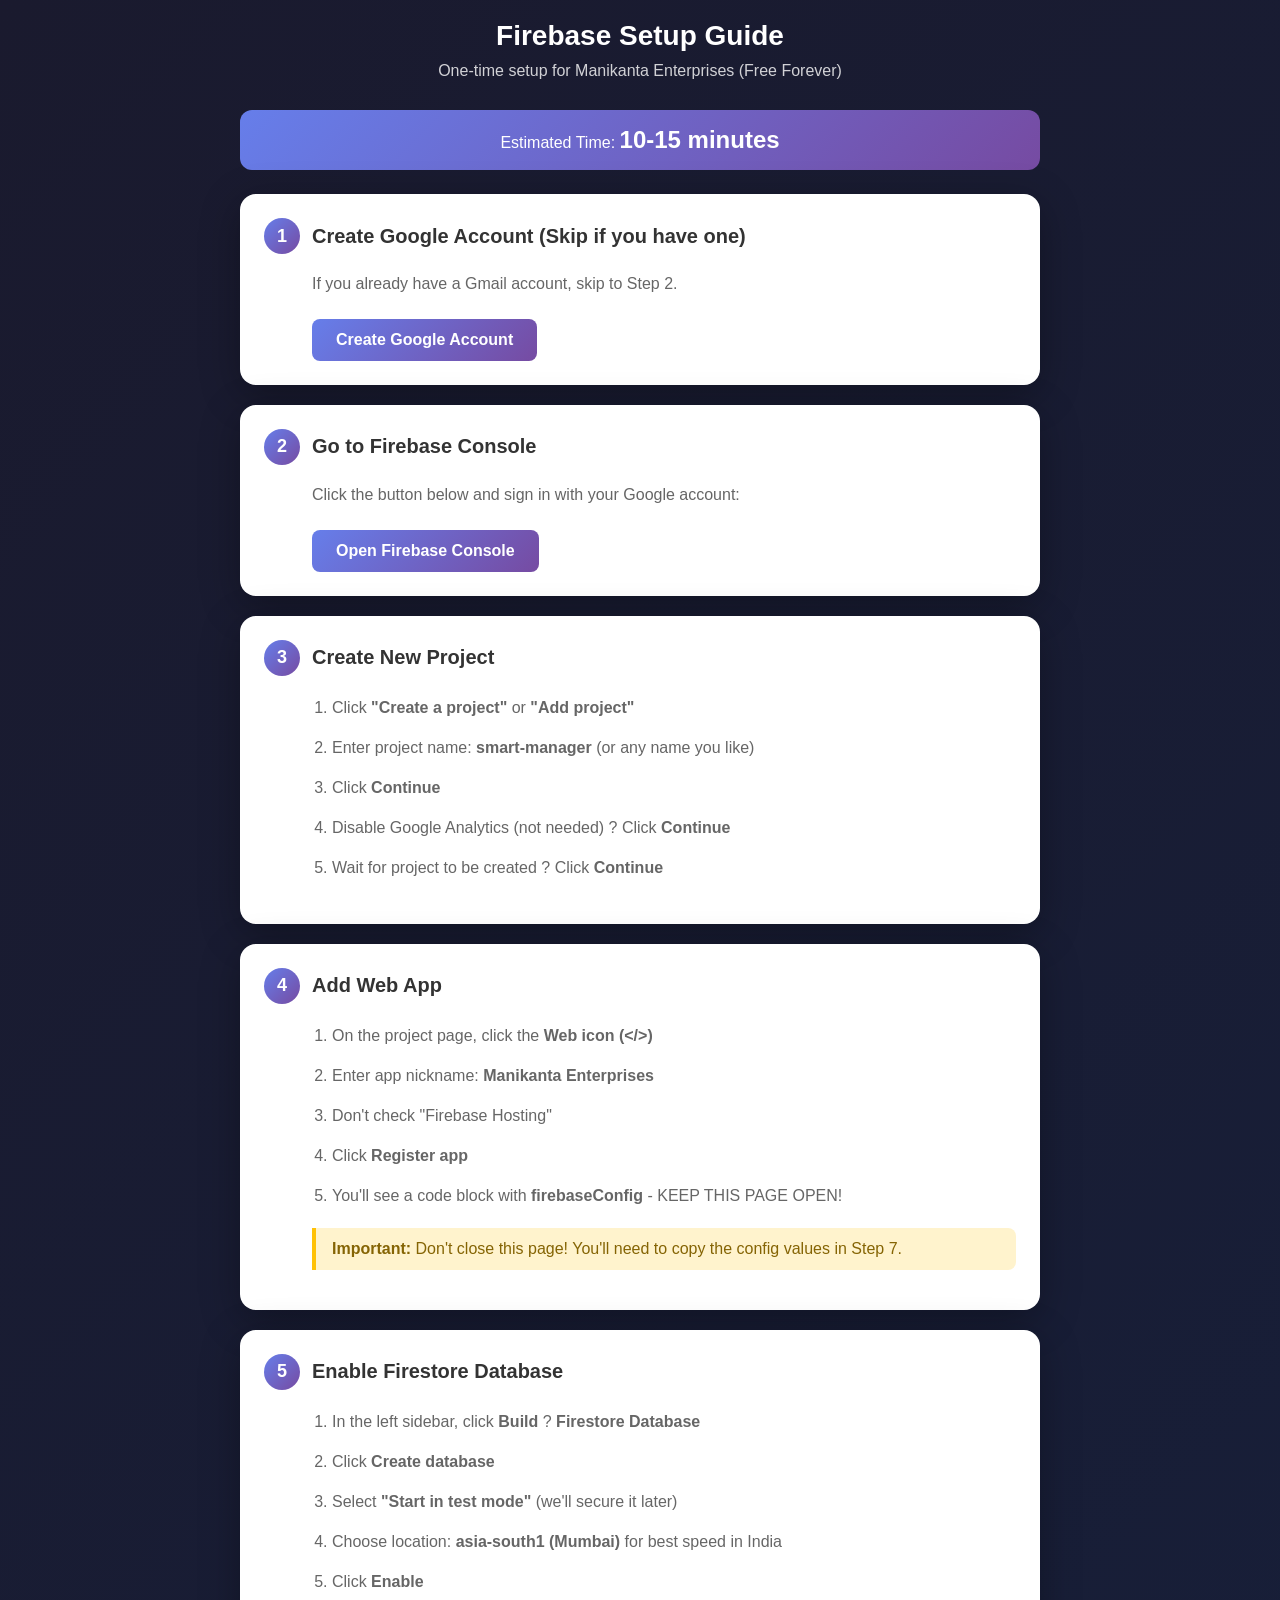
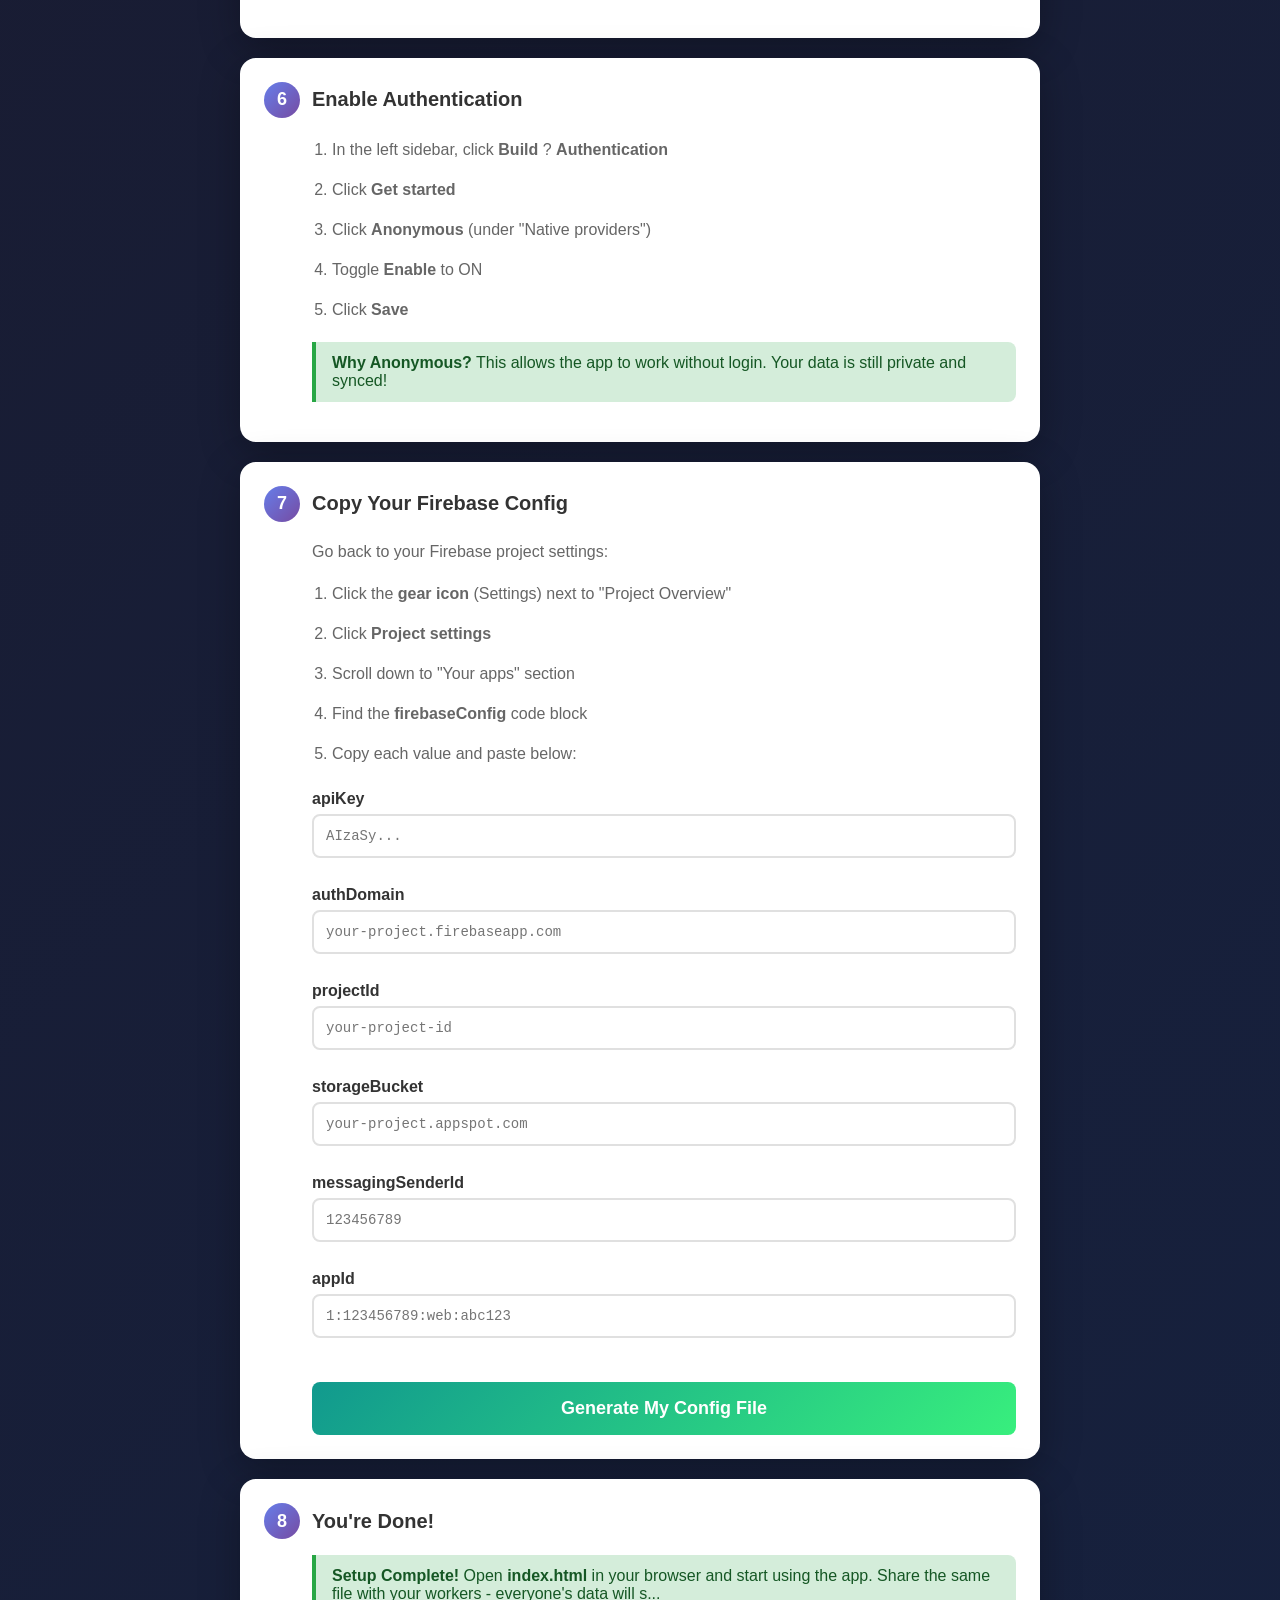
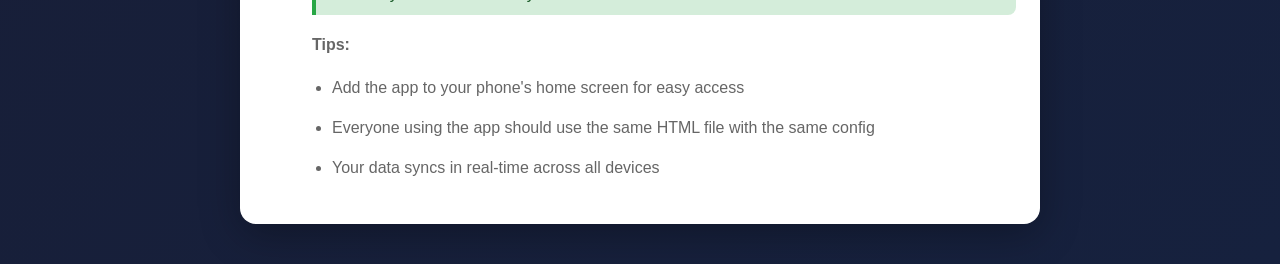
<file: html/firebase-setup.html>
<!DOCTYPE html>
<html lang="en">
<head>
    <meta charset="UTF-8">
    <meta name="viewport" content="width=device-width, initial-scale=1.0">
    <title>Firebase Setup Guide - Manikanta Enterprises</title>
    <style>
        * {
            margin: 0;
            padding: 0;
            box-sizing: border-box;
        }
        body {
            font-family: -apple-system, BlinkMacSystemFont, 'Segoe UI', Roboto, sans-serif;
            background: linear-gradient(135deg, #1a1a2e 0%, #16213e 100%);
            min-height: 100vh;
            padding: 20px;
            color: #333;
        }
        .container {
            max-width: 800px;
            margin: 0 auto;
        }
        h1 {
            color: white;
            text-align: center;
            margin-bottom: 10px;
            font-size: 28px;
        }
        .subtitle {
            color: rgba(255,255,255,0.8);
            text-align: center;
            margin-bottom: 30px;
        }
        .card {
            background: white;
            border-radius: 16px;
            padding: 24px;
            margin-bottom: 20px;
            box-shadow: 0 10px 40px rgba(0,0,0,0.3);
        }
        .step-number {
            background: linear-gradient(135deg, #667eea 0%, #764ba2 100%);
            color: white;
            width: 36px;
            height: 36px;
            border-radius: 50%;
            display: flex;
            align-items: center;
            justify-content: center;
            font-weight: bold;
            font-size: 18px;
            margin-right: 12px;
            flex-shrink: 0;
        }
        .step-header {
            display: flex;
            align-items: center;
            margin-bottom: 16px;
        }
        .step-title {
            font-size: 20px;
            font-weight: 600;
            color: #333;
        }
        .step-content {
            padding-left: 48px;
        }
        .step-content p {
            color: #666;
            line-height: 1.8;
            margin-bottom: 12px;
        }
        .step-content ol, .step-content ul {
            color: #666;
            line-height: 2;
            margin-left: 20px;
            margin-bottom: 16px;
        }
        .step-content li {
            margin-bottom: 8px;
        }
        a {
            color: #667eea;
            text-decoration: none;
            font-weight: 500;
        }
        a:hover {
            text-decoration: underline;
        }
        .btn {
            display: inline-block;
            padding: 12px 24px;
            background: linear-gradient(135deg, #667eea 0%, #764ba2 100%);
            color: white;
            border-radius: 8px;
            font-weight: 600;
            text-decoration: none;
            margin-top: 8px;
        }
        .btn:hover {
            text-decoration: none;
            opacity: 0.9;
        }
        .code-box {
            background: #1a1a2e;
            color: #00ff88;
            padding: 16px;
            border-radius: 8px;
            font-family: 'Courier New', monospace;
            font-size: 14px;
            overflow-x: auto;
            margin: 16px 0;
        }
        .warning {
            background: #fff3cd;
            border-left: 4px solid #ffc107;
            padding: 12px 16px;
            border-radius: 0 8px 8px 0;
            margin: 16px 0;
            color: #856404;
        }
        .success {
            background: #d4edda;
            border-left: 4px solid #28a745;
            padding: 12px 16px;
            border-radius: 0 8px 8px 0;
            margin: 16px 0;
            color: #155724;
        }
        .config-input {
            width: 100%;
            padding: 12px;
            border: 2px solid #e0e0e0;
            border-radius: 8px;
            font-family: 'Courier New', monospace;
            font-size: 14px;
            margin-bottom: 12px;
        }
        .config-input:focus {
            outline: none;
            border-color: #667eea;
        }
        label {
            display: block;
            font-weight: 600;
            margin-bottom: 6px;
            color: #333;
        }
        .form-group {
            margin-bottom: 16px;
        }
        .generate-btn {
            width: 100%;
            padding: 16px;
            background: linear-gradient(135deg, #11998e 0%, #38ef7d 100%);
            color: white;
            border: none;
            border-radius: 8px;
            font-size: 18px;
            font-weight: 600;
            cursor: pointer;
            margin-top: 16px;
        }
        .generate-btn:hover {
            opacity: 0.9;
        }
        .output-box {
            background: #f8f9fa;
            border: 2px dashed #ddd;
            padding: 16px;
            border-radius: 8px;
            margin-top: 16px;
            display: none;
        }
        .output-box.show {
            display: block;
        }
        .copy-btn {
            background: #667eea;
            color: white;
            border: none;
            padding: 8px 16px;
            border-radius: 6px;
            cursor: pointer;
            font-size: 14px;
            margin-top: 12px;
        }
        .time-estimate {
            background: linear-gradient(135deg, #667eea 0%, #764ba2 100%);
            color: white;
            padding: 16px 24px;
            border-radius: 12px;
            text-align: center;
            margin-bottom: 24px;
        }
        .time-estimate span {
            font-size: 24px;
            font-weight: bold;
        }
        img {
            max-width: 100%;
            border-radius: 8px;
            margin: 16px 0;
            border: 1px solid #eee;
        }
    </style>
</head>
<body>
<div class="container">
    <h1>Firebase Setup Guide</h1>
    <p class="subtitle">One-time setup for Manikanta Enterprises (Free Forever)</p>
    <div class="time-estimate">
        Estimated Time: <span>10-15 minutes</span>
    </div>
    <!-- Step 1 -->
    <div class="card">
        <div class="step-header">
            <div class="step-number">1</div>
            <div class="step-title">Create Google Account (Skip if you have one)</div>
        </div>
        <div class="step-content">
            <p>If you already have a Gmail account, skip to Step 2.</p>
            <a href="https://accounts.google.com/signup" target="_blank" class="btn">Create Google Account</a>
        </div>
    </div>
    <!-- Step 2 -->
    <div class="card">
        <div class="step-header">
            <div class="step-number">2</div>
            <div class="step-title">Go to Firebase Console</div>
        </div>
        <div class="step-content">
            <p>Click the button below and sign in with your Google account:</p>
            <a href="https://console.firebase.google.com/" target="_blank" class="btn">Open Firebase Console</a>
        </div>
    </div>
    <!-- Step 3 -->
    <div class="card">
        <div class="step-header">
            <div class="step-number">3</div>
            <div class="step-title">Create New Project</div>
        </div>
        <div class="step-content">
            <ol>
                <li>Click <strong>"Create a project"</strong> or <strong>"Add project"</strong></li>
                <li>Enter project name: <strong>smart-manager</strong> (or any name you like)</li>
                <li>Click <strong>Continue</strong></li>
                <li>Disable Google Analytics (not needed) ? Click <strong>Continue</strong></li>
                <li>Wait for project to be created ? Click <strong>Continue</strong></li>
            </ol>
        </div>
    </div>
    <!-- Step 4 -->
    <div class="card">
        <div class="step-header">
            <div class="step-number">4</div>
            <div class="step-title">Add Web App</div>
        </div>
        <div class="step-content">
            <ol>
                <li>On the project page, click the <strong>Web icon (&lt;/&gt;)</strong></li>
                <li>Enter app nickname: <strong>Manikanta Enterprises</strong></li>
                <li>Don't check "Firebase Hosting"</li>
                <li>Click <strong>Register app</strong></li>
                <li>You'll see a code block with <strong>firebaseConfig</strong> - KEEP THIS PAGE OPEN!</li>
            </ol>
            <div class="warning">
                <strong>Important:</strong> Don't close this page! You'll need to copy the config values in Step 7.
            </div>
        </div>
    </div>
    <!-- Step 5 -->
    <div class="card">
        <div class="step-header">
            <div class="step-number">5</div>
            <div class="step-title">Enable Firestore Database</div>
        </div>
        <div class="step-content">
            <ol>
                <li>In the left sidebar, click <strong>Build</strong> ? <strong>Firestore Database</strong></li>
                <li>Click <strong>Create database</strong></li>
                <li>Select <strong>"Start in test mode"</strong> (we'll secure it later)</li>
                <li>Choose location: <strong>asia-south1 (Mumbai)</strong> for best speed in India</li>
                <li>Click <strong>Enable</strong></li>
            </ol>
        </div>
    </div>
    <!-- Step 6 -->
    <div class="card">
        <div class="step-header">
            <div class="step-number">6</div>
            <div class="step-title">Enable Authentication</div>
        </div>
        <div class="step-content">
            <ol>
                <li>In the left sidebar, click <strong>Build</strong> ? <strong>Authentication</strong></li>
                <li>Click <strong>Get started</strong></li>
                <li>Click <strong>Anonymous</strong> (under "Native providers")</li>
                <li>Toggle <strong>Enable</strong> to ON</li>
                <li>Click <strong>Save</strong></li>
            </ol>
            <div class="success">
                <strong>Why Anonymous?</strong> This allows the app to work without login. Your data is still private and synced!
            </div>
        </div>
    </div>
    <!-- Step 7 -->
    <div class="card">
        <div class="step-header">
            <div class="step-number">7</div>
            <div class="step-title">Copy Your Firebase Config</div>
        </div>
        <div class="step-content">
            <p>Go back to your Firebase project settings:</p>
            <ol>
                <li>Click the <strong>gear icon</strong> (Settings) next to "Project Overview"</li>
                <li>Click <strong>Project settings</strong></li>
                <li>Scroll down to "Your apps" section</li>
                <li>Find the <strong>firebaseConfig</strong> code block</li>
                <li>Copy each value and paste below:</li>
            </ol>
            <div style="margin-top: 20px;">
                <div class="form-group">
                    <label>apiKey</label>
                    <input type="text" class="config-input" id="apiKey" placeholder="AIzaSy...">
                </div>
                <div class="form-group">
                    <label>authDomain</label>
                    <input type="text" class="config-input" id="authDomain" placeholder="your-project.firebaseapp.com">
                </div>
                <div class="form-group">
                    <label>projectId</label>
                    <input type="text" class="config-input" id="projectId" placeholder="your-project-id">
                </div>
                <div class="form-group">
                    <label>storageBucket</label>
                    <input type="text" class="config-input" id="storageBucket" placeholder="your-project.appspot.com">
                </div>
                <div class="form-group">
                    <label>messagingSenderId</label>
                    <input type="text" class="config-input" id="messagingSenderId" placeholder="123456789">
                </div>
                <div class="form-group">
                    <label>appId</label>
                    <input type="text" class="config-input" id="appId" placeholder="1:123456789:web:abc123">
                </div>
                <button class="generate-btn" onclick="generateConfig()">Generate My Config File</button>
                <div class="output-box" id="outputBox">
                    <p><strong>Your config is ready!</strong></p>
                    <div class="code-box" id="configOutput"></div>
                    <button class="copy-btn" onclick="copyConfig()">Copy Config</button>
                    <p style="margin-top: 16px; color: #666;">
                        <strong>Next:</strong> Open <strong>index.html</strong> in a text editor, find the <code>firebaseConfig</code> section at the top, and replace it with this config.
                    </p>
                </div>
            </div>
        </div>
    </div>
    <!-- Step 8 -->
    <div class="card">
        <div class="step-header">
            <div class="step-number">8</div>
            <div class="step-title">You're Done!</div>
        </div>
        <div class="step-content">
            <div class="success">
                <strong>Setup Complete!</strong> Open <strong>index.html</strong> in your browser and start using the app. Share the same file with your workers - everyone's data will s...
            </div>
            <p><strong>Tips:</strong></p>
            <ul>
                <li>Add the app to your phone's home screen for easy access</li>
                <li>Everyone using the app should use the same HTML file with the same config</li>
                <li>Your data syncs in real-time across all devices</li>
            </ul>
        </div>
    </div>
</div>
<script>
    function generateConfig() {
        const config = {
            apiKey: document.getElementById('apiKey').value.trim(),
            authDomain: document.getElementById('authDomain').value.trim(),
            projectId: document.getElementById('projectId').value.trim(),
            storageBucket: document.getElementById('storageBucket').value.trim(),
            messagingSenderId: document.getElementById('messagingSenderId').value.trim(),
            appId: document.getElementById('appId').value.trim()
        };
        // Validate
        if (!config.apiKey || !config.projectId) {
            alert('Please fill in at least apiKey and projectId');
            return;
        }
        const configStr = `const firebaseConfig = {
 apiKey: "${config.apiKey}",
 authDomain: "${config.authDomain}",
 projectId: "${config.projectId}",
 storageBucket: "${config.storageBucket}",
 messagingSenderId: "${config.messagingSenderId}",
 appId: "${config.appId}"
};`;
        document.getElementById('configOutput').textContent = configStr;
        document.getElementById('outputBox').classList.add('show');
    }
    function copyConfig() {
        const config = document.getElementById('configOutput').textContent;
        navigator.clipboard.writeText(config).then(() => {
            alert('Copied! Now paste it in index.html');
        });
    }
</script>
</body>
</html>
</file>
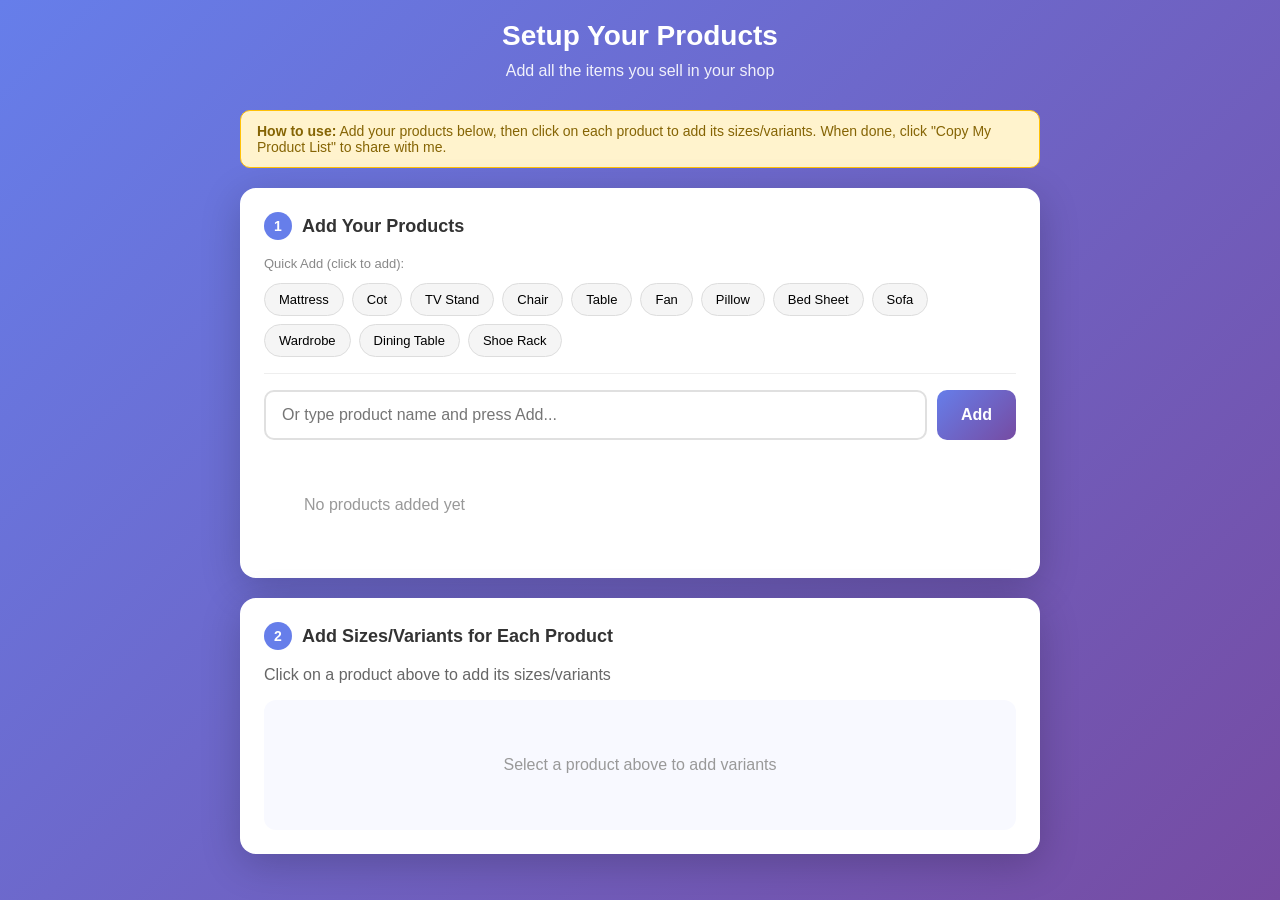
<file: html/project-setup.html>
<!DOCTYPE html>
<html lang="en">
<head>
    <meta charset="UTF-8">
    <meta name="viewport" content="width=device-width, initial-scale=1.0">
    <title>Product Setup - Tell Me Your Items</title>
    <style>
        * {
            margin: 0;
            padding: 0;
            box-sizing: border-box;
        }
        body {
            font-family: -apple-system, BlinkMacSystemFont, 'Segoe UI', Roboto, sans-serif;
            background: linear-gradient(135deg, #667eea 0%, #764ba2 100%);
            min-height: 100vh;
            padding: 20px;
        }
        .container {
            max-width: 800px;
            margin: 0 auto;
        }
        h1 {
            color: white;
            text-align: center;
            margin-bottom: 10px;
            font-size: 28px;
        }
        .subtitle {
            color: rgba(255,255,255,0.9);
            text-align: center;
            margin-bottom: 30px;
            font-size: 16px;
        }
        .card {
            background: white;
            border-radius: 16px;
            padding: 24px;
            margin-bottom: 20px;
            box-shadow: 0 10px 40px rgba(0,0,0,0.2);
        }
        .section-title {
            font-size: 18px;
            font-weight: 600;
            color: #333;
            margin-bottom: 16px;
            display: flex;
            align-items: center;
            gap: 10px;
        }
        .section-title span {
            background: #667eea;
            color: white;
            width: 28px;
            height: 28px;
            border-radius: 50%;
            display: flex;
            align-items: center;
            justify-content: center;
            font-size: 14px;
        }
        .input-group {
            display: flex;
            gap: 10px;
            margin-bottom: 16px;
        }
        input[type="text"] {
            flex: 1;
            padding: 14px 16px;
            border: 2px solid #e0e0e0;
            border-radius: 10px;
            font-size: 16px;
            transition: border-color 0.3s;
        }
        input[type="text"]:focus {
            outline: none;
            border-color: #667eea;
        }
        .btn {
            padding: 14px 24px;
            border: none;
            border-radius: 10px;
            font-size: 16px;
            font-weight: 600;
            cursor: pointer;
            transition: transform 0.2s, box-shadow 0.2s;
        }
        .btn:hover {
            transform: translateY(-2px);
        }
        .btn-primary {
            background: linear-gradient(135deg, #667eea 0%, #764ba2 100%);
            color: white;
        }
        .btn-success {
            background: linear-gradient(135deg, #11998e 0%, #38ef7d 100%);
            color: white;
        }
        .btn-danger {
            background: #ff6b6b;
            color: white;
            padding: 8px 14px;
            font-size: 14px;
        }
        .product-list {
            display: flex;
            flex-wrap: wrap;
            gap: 10px;
            margin-top: 16px;
        }
        .product-tag {
            background: #f0f0ff;
            border: 2px solid #667eea;
            color: #667eea;
            padding: 10px 16px;
            border-radius: 25px;
            font-size: 14px;
            font-weight: 500;
            display: flex;
            align-items: center;
            gap: 8px;
            cursor: pointer;
            transition: all 0.3s;
        }
        .product-tag:hover {
            background: #667eea;
            color: white;
        }
        .product-tag.selected {
            background: #667eea;
            color: white;
        }
        .product-tag .remove {
            width: 20px;
            height: 20px;
            background: rgba(255,255,255,0.3);
            border-radius: 50%;
            display: flex;
            align-items: center;
            justify-content: center;
            font-size: 12px;
        }
        .variant-section {
            background: #f8f9ff;
            border-radius: 12px;
            padding: 16px;
            margin-top: 16px;
            display: none;
        }
        .variant-section.active {
            display: block;
        }
        .variant-section h3 {
            color: #667eea;
            font-size: 16px;
            margin-bottom: 12px;
        }
        .variant-tags {
            display: flex;
            flex-wrap: wrap;
            gap: 8px;
            margin-top: 12px;
        }
        .variant-tag {
            background: white;
            border: 1px solid #ddd;
            padding: 8px 14px;
            border-radius: 20px;
            font-size: 13px;
            display: flex;
            align-items: center;
            gap: 6px;
        }
        .variant-tag .remove {
            color: #ff6b6b;
            cursor: pointer;
            font-weight: bold;
        }
        .summary-card {
            background: linear-gradient(135deg, #11998e 0%, #38ef7d 100%);
            color: white;
        }
        .summary-card h2 {
            margin-bottom: 16px;
        }
        .summary-item {
            background: rgba(255,255,255,0.2);
            border-radius: 10px;
            padding: 12px 16px;
            margin-bottom: 10px;
        }
        .summary-item h4 {
            font-size: 16px;
            margin-bottom: 6px;
        }
        .summary-item p {
            font-size: 14px;
            opacity: 0.9;
        }
        .copy-btn {
            width: 100%;
            margin-top: 16px;
            padding: 16px;
            font-size: 18px;
        }
        .empty-state {
            text-align: center;
            padding: 40px;
            color: #999;
        }
        .quick-add {
            display: flex;
            flex-wrap: wrap;
            gap: 8px;
            margin-bottom: 16px;
            padding-bottom: 16px;
            border-bottom: 1px solid #eee;
        }
        .quick-add-title {
            width: 100%;
            font-size: 13px;
            color: #888;
            margin-bottom: 4px;
        }
        .quick-btn {
            background: #f5f5f5;
            border: 1px solid #ddd;
            padding: 8px 14px;
            border-radius: 20px;
            font-size: 13px;
            cursor: pointer;
            transition: all 0.2s;
        }
        .quick-btn:hover {
            background: #667eea;
            color: white;
            border-color: #667eea;
        }
        .instruction {
            background: #fff3cd;
            border: 1px solid #ffc107;
            border-radius: 10px;
            padding: 12px 16px;
            margin-bottom: 20px;
            font-size: 14px;
            color: #856404;
        }
    </style>
</head>
<body>
<div class="container">
    <h1>Setup Your Products</h1>
    <p class="subtitle">Add all the items you sell in your shop</p>
    <div class="instruction">
        <strong>How to use:</strong> Add your products below, then click on each product to add its sizes/variants. When done, click "Copy My Product List" to share with me.
    </div>
    <!-- Step 1: Add Products -->
    <div class="card">
        <div class="section-title">
            <span>1</span>
            Add Your Products
        </div>
        <div class="quick-add">
            <div class="quick-add-title">Quick Add (click to add):</div>
            <button class="quick-btn" onclick="quickAddProduct('Mattress')">Mattress</button>
            <button class="quick-btn" onclick="quickAddProduct('Cot')">Cot</button>
            <button class="quick-btn" onclick="quickAddProduct('TV Stand')">TV Stand</button>
            <button class="quick-btn" onclick="quickAddProduct('Chair')">Chair</button>
            <button class="quick-btn" onclick="quickAddProduct('Table')">Table</button>
            <button class="quick-btn" onclick="quickAddProduct('Fan')">Fan</button>
            <button class="quick-btn" onclick="quickAddProduct('Pillow')">Pillow</button>
            <button class="quick-btn" onclick="quickAddProduct('Bed Sheet')">Bed Sheet</button>
            <button class="quick-btn" onclick="quickAddProduct('Sofa')">Sofa</button>
            <button class="quick-btn" onclick="quickAddProduct('Wardrobe')">Wardrobe</button>
            <button class="quick-btn" onclick="quickAddProduct('Dining Table')">Dining Table</button>
            <button class="quick-btn" onclick="quickAddProduct('Shoe Rack')">Shoe Rack</button>
        </div>
        <div class="input-group">
            <input type="text" id="productInput" placeholder="Or type product name and press Add..." onkeypress="handleProductKeyPress(event)">
            <button class="btn btn-primary" onclick="addProduct()">Add</button>
        </div>
        <div class="product-list" id="productList">
            <!-- Products will appear here -->
        </div>
    </div>
    <!-- Step 2: Add Variants -->
    <div class="card">
        <div class="section-title">
            <span>2</span>
            Add Sizes/Variants for Each Product
        </div>
        <p style="color: #666; margin-bottom: 16px;">Click on a product above to add its sizes/variants</p>
        <div class="variant-section active" id="variantSection">
            <div id="variantContent">
                <div class="empty-state">
                    Select a product above to add variants
                </div>
            </div>
        </div>
    </div>
    <!-- Summary -->
    <div class="card summary-card" id="summaryCard" style="display: none;">
        <h2>Your Product List</h2>
        <div id="summaryContent"></div>
        <button class="btn copy-btn" onclick="copyToClipboard()">
            Copy My Product List
        </button>
    </div>
</div>
<script>
    let products = {};
    let selectedProduct = null;
    const commonVariants = {
        'Mattress': ['Single (3x6)', 'Double (4x6)', 'Queen (5x6)', 'King (6x6)', '6x6.5', '5x6.5'],
        'Cot': ['Single', 'Double', 'Queen', 'King', 'Wooden', 'Metal', 'Hydraulic'],
        'TV Stand': ['Small', 'Medium', 'Large', 'Wall Mount', 'Corner'],
        'Chair': ['Plastic', 'Wooden', 'Office Chair', 'Recliner', 'Dining Chair'],
        'Table': ['Study Table', 'Computer Table', 'Center Table', 'Side Table'],
        'Fan': ['Ceiling Fan', 'Table Fan', 'Pedestal Fan', 'Wall Fan', 'Exhaust Fan'],
        'Pillow': ['Standard', 'Memory Foam', 'Ortho', 'Kids'],
        'Bed Sheet': ['Single', 'Double', 'King', 'Cotton', 'Satin'],
        'Sofa': ['2 Seater', '3 Seater', 'L Shape', 'Recliner Sofa'],
        'Wardrobe': ['2 Door', '3 Door', '4 Door', 'Sliding', 'With Mirror'],
        'Dining Table': ['4 Seater', '6 Seater', '8 Seater', 'Foldable'],
        'Shoe Rack': ['3 Layer', '4 Layer', '5 Layer', 'Closed', 'Open']
    };
    function quickAddProduct(name) {
        if (!products[name]) {
            products[name] = [];
            renderProducts();
            selectProduct(name);
            updateSummary();
        }
    }
    function addProduct() {
        const input = document.getElementById('productInput');
        const name = input.value.trim();
        if (name && !products[name]) {
            products[name] = [];
            input.value = '';
            renderProducts();
            selectProduct(name);
            updateSummary();
        }
    }
    function handleProductKeyPress(e) {
        if (e.key === 'Enter') addProduct();
    }
    function removeProduct(name, e) {
        e.stopPropagation();
        delete products[name];
        if (selectedProduct === name) {
            selectedProduct = null;
            renderVariantSection();
        }
        renderProducts();
        updateSummary();
    }
    function selectProduct(name) {
        selectedProduct = name;
        renderProducts();
        renderVariantSection();
    }
    function renderProducts() {
        const container = document.getElementById('productList');
        if (Object.keys(products).length === 0) {
            container.innerHTML = '<div class="empty-state">No products added yet</div>';
            return;
        }
        container.innerHTML = Object.keys(products).map(name => `
 <div class="product-tag ${selectedProduct === name ? 'selected' : ''}" onclick="selectProduct('${name}')">
 ${name}
 ${products[name].length > 0 ? `(${products[name].length})` : ''}
 <span class="remove" onclick="removeProduct('${name}', event)">&times;</span>
 </div>
 `).join('');
    }
    function renderVariantSection() {
        const container = document.getElementById('variantContent');
        if (!selectedProduct) {
            container.innerHTML = '<div class="empty-state">Select a product above to add variants</div>';
            return;
        }
        const quickVariants = commonVariants[selectedProduct] || [];
        container.innerHTML = `
 <h3>Variants for "${selectedProduct}"</h3>
 ${quickVariants.length > 0 ? `
 <div class="quick-add" style="border-bottom: none; padding-bottom: 8px;">
 <div class="quick-add-title">Suggested variants:</div>
 ${quickVariants.map(v => `
 <button class="quick-btn" onclick="quickAddVariant('${v}')">${v}</button>
 `).join('')}
 </div>
 ` : ''}
 <div class="input-group">
 <input type="text" id="variantInput" placeholder="Type variant name (e.g., King Size, 6x6)..." onkeypress="handleVariantKeyPress(event)">
 <button class="btn btn-primary" onclick="addVariant()">Add</button>
 </div>
 <div class="variant-tags" id="variantTags">
 ${products[selectedProduct].map((v, i) => `
 <span class="variant-tag">
 ${v}
 <span class="remove" onclick="removeVariant(${i})">&times;</span>
 </span>
 `).join('')}
 </div>
 `;
    }
    function quickAddVariant(variant) {
        if (selectedProduct && !products[selectedProduct].includes(variant)) {
            products[selectedProduct].push(variant);
            renderVariantSection();
            renderProducts();
            updateSummary();
        }
    }
    function addVariant() {
        const input = document.getElementById('variantInput');
        const variant = input.value.trim();
        if (selectedProduct && variant && !products[selectedProduct].includes(variant)) {
            products[selectedProduct].push(variant);
            input.value = '';
            renderVariantSection();
            renderProducts();
            updateSummary();
        }
    }
    function handleVariantKeyPress(e) {
        if (e.key === 'Enter') addVariant();
    }
    function removeVariant(index) {
        if (selectedProduct) {
            products[selectedProduct].splice(index, 1);
            renderVariantSection();
            renderProducts();
            updateSummary();
        }
    }
    function updateSummary() {
        const card = document.getElementById('summaryCard');
        const container = document.getElementById('summaryContent');
        if (Object.keys(products).length === 0) {
            card.style.display = 'none';
            return;
        }
        card.style.display = 'block';
        container.innerHTML = Object.entries(products).map(([name, variants]) => `
 <div class="summary-item">
 <h4>${name}</h4>
 <p>${variants.length > 0 ? variants.join(', ') : 'No variants added'}</p>
 </div>
 `).join('');
    }
    function copyToClipboard() {
        let text = "MY PRODUCT LIST:\n\n";
        Object.entries(products).forEach(([name, variants]) => {
            text += `${name}:\n`;
            if (variants.length > 0) {
                variants.forEach(v => {
                    text += ` - ${v}\n`;
                });
            } else {
                text += ` - (no variants)\n`;
            }
            text += '\n';
        });
        navigator.clipboard.writeText(text).then(() => {
            alert('Copied! Now paste it back to me in the chat.');
        }).catch(() => {
            // Fallback
            const textarea = document.createElement('textarea');
            textarea.value = text;
            document.body.appendChild(textarea);
            textarea.select();
            document.execCommand('copy');
            document.body.removeChild(textarea);
            alert('Copied! Now paste it back to me in the chat.');
        });
    }
    // Initialize
    renderProducts();
</script>
</body>
</html>
</file>
